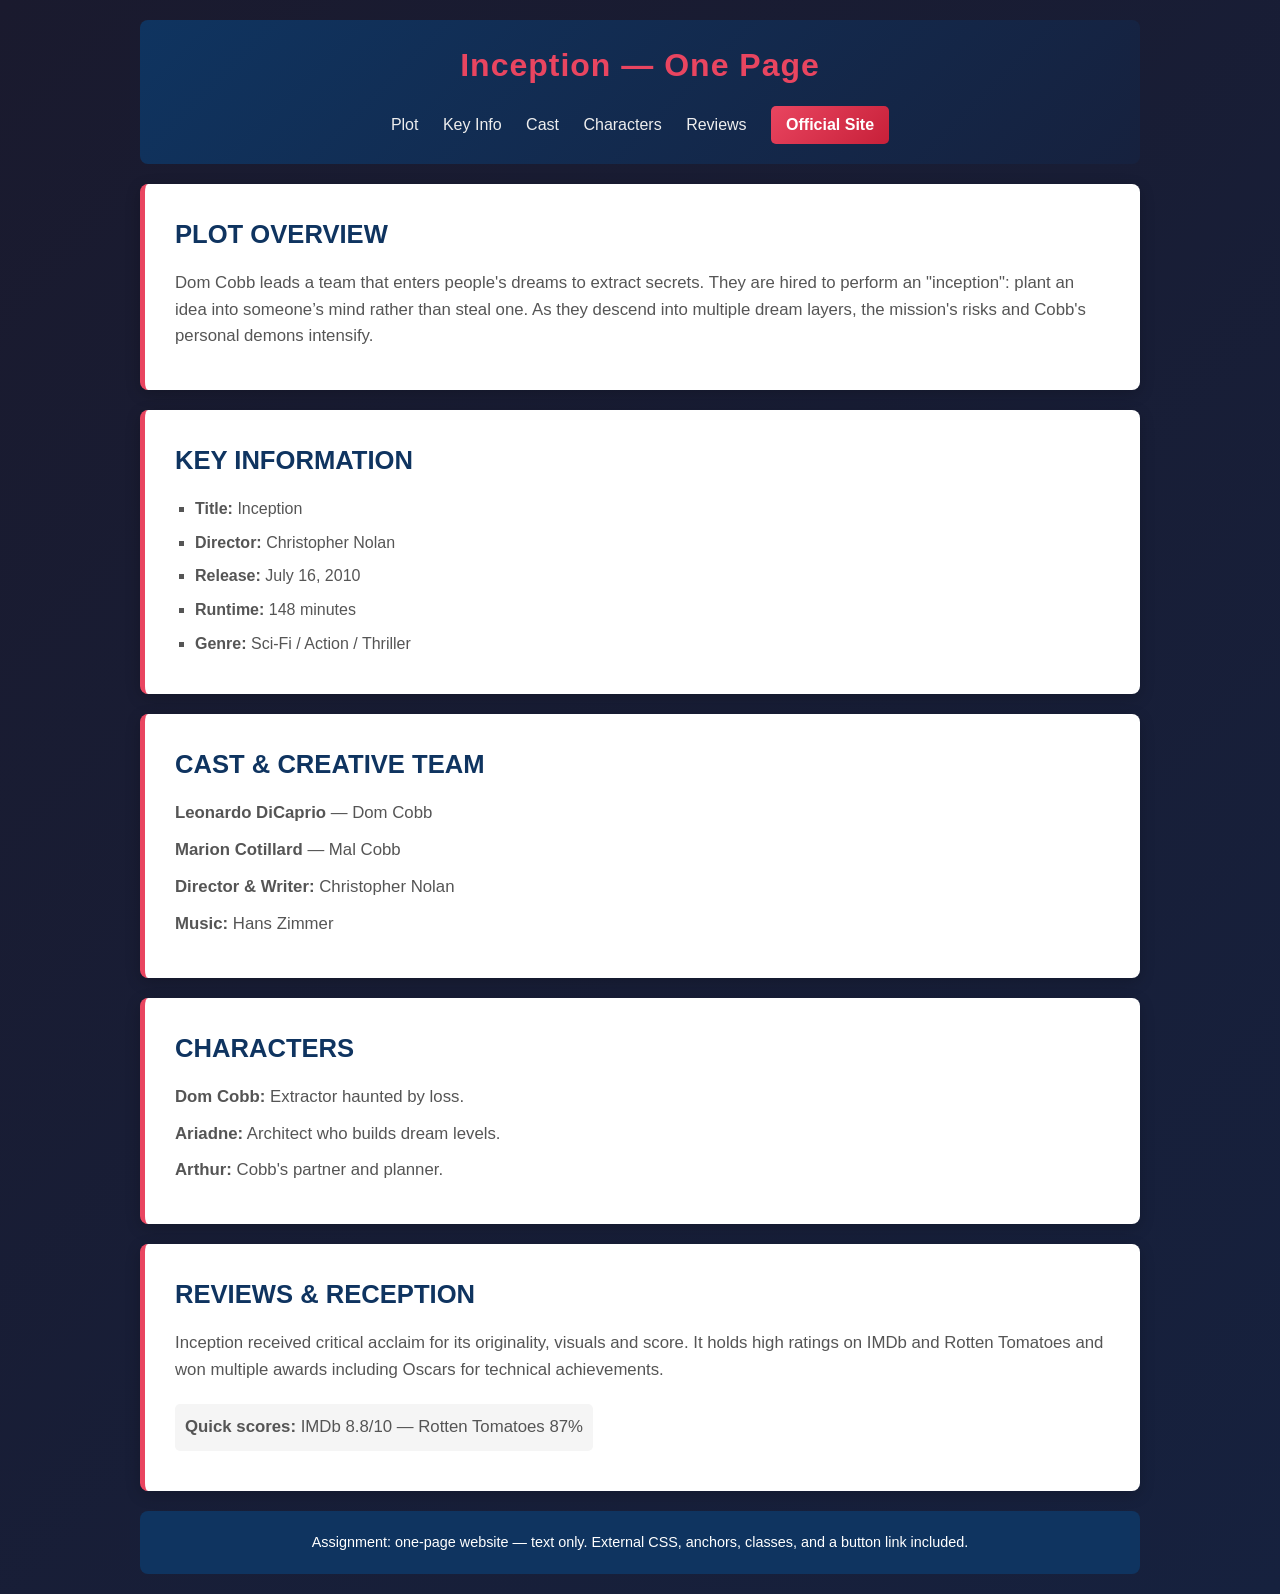
<file: Chapter 2/multi-page-website/index.html>
<!DOCTYPE html>
<html lang="en">
<head>
    <meta charset="utf-8">
    <meta name="viewport" content="width=device-width, initial-scale=1">
    <title>Inception — One Page</title>
    <link rel="stylesheet" href="style.css">
</head>
<body>

    <header class="site-header">
        <h1 class="title">Inception — One Page</h1>
        <nav class="nav-menu">
            <a href="#plot">Plot</a>
            <a href="#info">Key Info</a>
            <a href="#cast">Cast</a>
            <a href="#characters">Characters</a>
            <a href="#reviews">Reviews</a>
            <a class="btn-official" href="https://www.warnerbros.com/movies/inception" target="_blank" rel="noopener">Official Site</a>
        </nav>
    </header>

    <main class="container">
        <section id="plot" class="section-box">
            <h2>Plot Overview</h2>
            <p>Dom Cobb leads a team that enters people's dreams to extract secrets. They are hired to perform an "inception": plant an idea into someone’s mind rather than steal one. As they descend into multiple dream layers, the mission's risks and Cobb's personal demons intensify.</p>
        </section>

        <section id="info" class="section-box">
            <h2>Key Information</h2>
            <ul class="info-list">
                <li><strong>Title:</strong> Inception</li>
                <li><strong>Director:</strong> Christopher Nolan</li>
                <li><strong>Release:</strong> July 16, 2010</li>
                <li><strong>Runtime:</strong> 148 minutes</li>
                <li><strong>Genre:</strong> Sci-Fi / Action / Thriller</li>
            </ul>
        </section>

        <section id="cast" class="section-box">
            <h2>Cast & Creative Team</h2>
            <p><strong>Leonardo DiCaprio</strong> — Dom Cobb</p>
            <p><strong>Marion Cotillard</strong> — Mal Cobb</p>
            <p><strong>Director & Writer:</strong> Christopher Nolan</p>
            <p><strong>Music:</strong> Hans Zimmer</p>
        </section>

        <section id="characters" class="section-box">
            <h2>Characters</h2>
            <p><strong>Dom Cobb:</strong> Extractor haunted by loss.</p>
            <p><strong>Ariadne:</strong> Architect who builds dream levels.</p>
            <p><strong>Arthur:</strong> Cobb's partner and planner.</p>
        </section>

        <section id="reviews" class="section-box">
            <h2>Reviews & Reception</h2>
            <p>Inception received critical acclaim for its originality, visuals and score. It holds high ratings on IMDb and Rotten Tomatoes and won multiple awards including Oscars for technical achievements.</p>
            <p class="scores"><strong>Quick scores:</strong> IMDb 8.8/10 — Rotten Tomatoes 87%</p>
        </section>
    </main>

    <footer class="site-footer">
        <p>Assignment: one-page website — text only. External CSS, anchors, classes, and a button link included.</p>
    </footer>

</body>
</html>
</file>
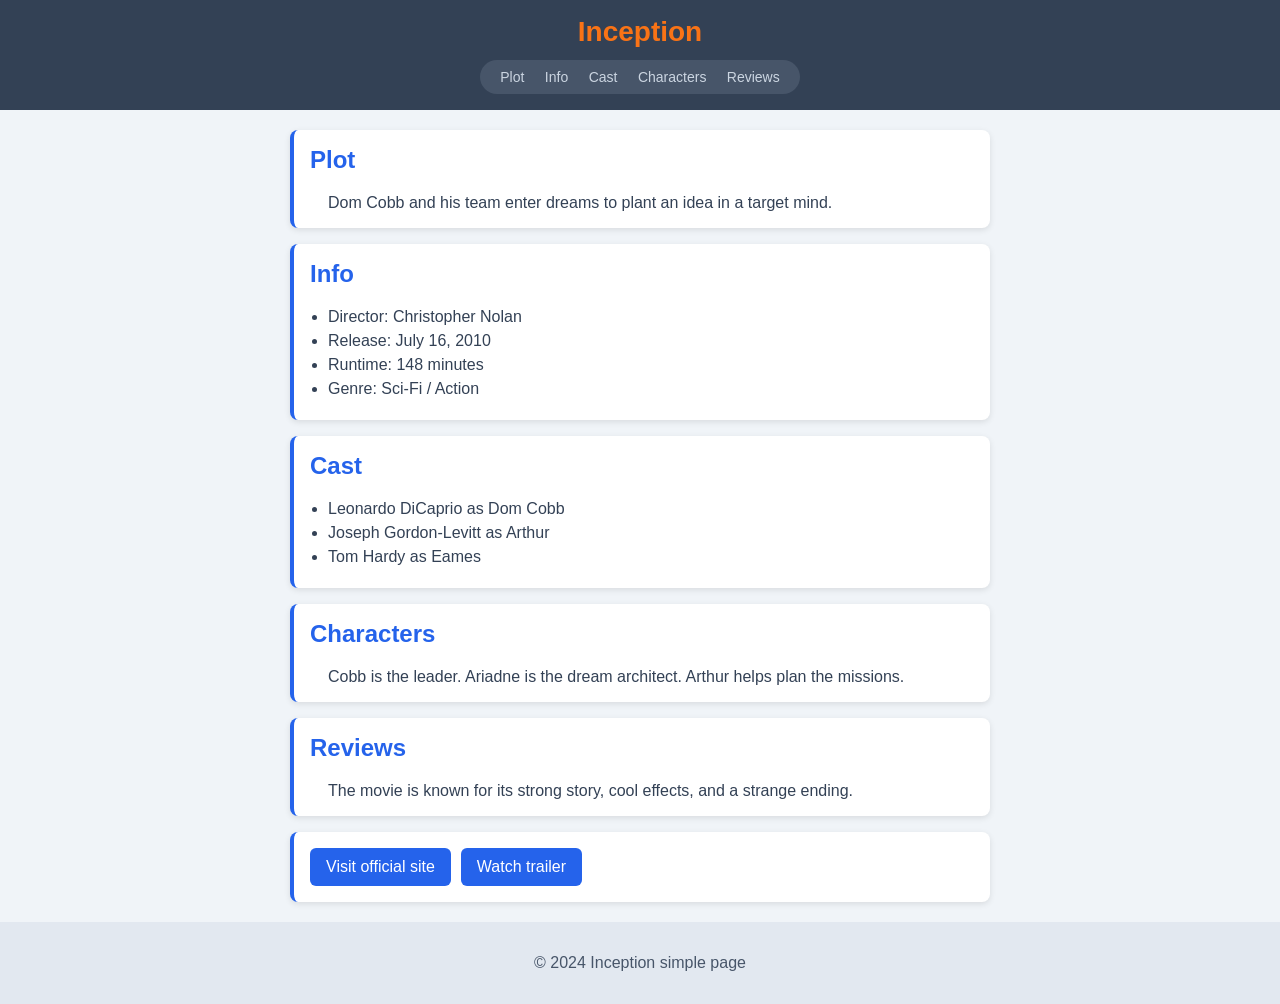
<file: Chapter 2/one-page-website/index.html>
<!DOCTYPE html>
<html lang="en">
<head>
    <meta charset="UTF-8">
    <meta name="viewport" content="width=device-width, initial-scale=1.0">
    <title>Inception Fan Page</title>
    <link rel="stylesheet" href="style.css">
</head>
<body>
    <header class="header">
        <h1 class="page-title">Inception</h1>
        <nav class="nav-bar">
            <a class="nav-link" href="#plot">Plot</a>
            <a class="nav-link" href="#info">Info</a>
            <a class="nav-link" href="#cast">Cast</a>
            <a class="nav-link" href="#characters">Characters</a>
            <a class="nav-link" href="#reviews">Reviews</a>
        </nav>
    </header>

    <main class="main-content">
        <section id="plot" class="section-card">
            <h2>Plot</h2>
            <p>Dom Cobb and his team enter dreams to plant an idea in a target mind.</p>
        </section>

        <section id="info" class="section-card">
            <h2>Info</h2>
            <ul>
                <li>Director: Christopher Nolan</li>
                <li>Release: July 16, 2010</li>
                <li>Runtime: 148 minutes</li>
                <li>Genre: Sci-Fi / Action</li>
            </ul>
        </section>

        <section id="cast" class="section-card">
            <h2>Cast</h2>
            <ul>
                <li>Leonardo DiCaprio as Dom Cobb</li>
                <li>Joseph Gordon-Levitt as Arthur</li>
                <li>Tom Hardy as Eames</li>
            </ul>
        </section>

        <section id="characters" class="section-card">
            <h2>Characters</h2>
            <p>Cobb is the leader. Ariadne is the dream architect. Arthur helps plan the missions.</p>
        </section>

        <section id="reviews" class="section-card">
            <h2>Reviews</h2>
            <p>The movie is known for its strong story, cool effects, and a strange ending.</p>
        </section>

        <section class="section-card button-row">
            <a class="button-link" href="https://www.warnerbros.com/movies/inception" target="_blank" rel="noopener">Visit official site</a>
            <a class="button-link" href="https://www.youtube.com/watch?v=YoHD_XwrzKc" target="_blank" rel="noopener">Watch trailer</a>
        </section>
    </main>

    <footer class="footer">
        <p>© 2024 Inception simple page</p>
    </footer>
</body>
</html>
</file>
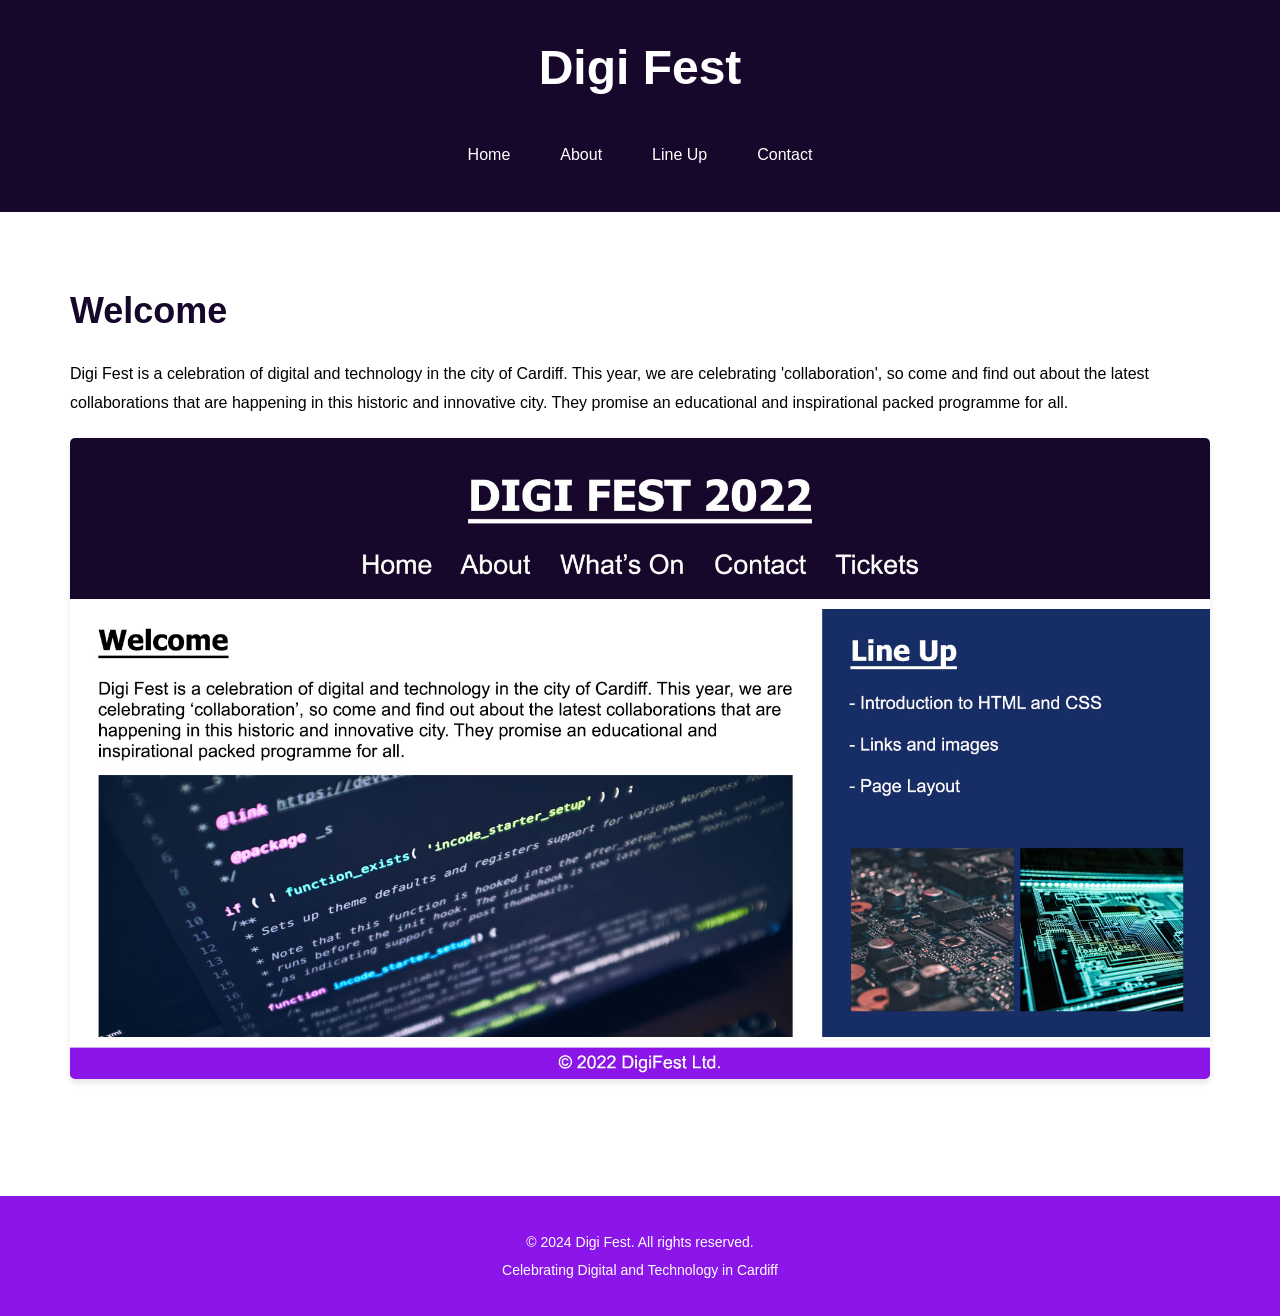
<file: Chapter 4/structuring-a-webpage/index.html>
<!DOCTYPE html>
<html lang="en">
<head>
    <meta charset="UTF-8">
    <meta name="viewport" content="width=device-width, initial-scale=1.0">
    <title>Digi Fest - Celebrating Digital and Technology</title>
    <link rel="stylesheet" href="style.css">
</head>
<body>
    <header class="header">
        <div class="header-content">
            <h1>Digi Fest</h1>
            <nav class="nav">
                <ul>
                    <li><a href="#home">Home</a></li>
                    <li><a href="#about">About</a></li>
                    <li><a href="#lineup">Line Up</a></li>
                    <li><a href="#contact">Contact</a></li>
                </ul>
            </nav>
        </div>
    </header>
    <main class="main-content">
        <div class="container">
            <article class="welcome-section">
                <h2>Welcome</h2>
                <p>
                    Digi Fest is a celebration of digital and technology in the city of Cardiff. This year, we are 
                    celebrating 'collaboration', so come and find out about the latest collaborations that are happening 
                    in this historic and innovative city. They promise an educational and inspirational packed programme 
                    for all.
                </p>
                
                <div class="welcome-image">
                    <img src="DigiFest.jpg" alt="Digi Fest Main Event Image">
                </div>
            </article>

            <div class="content-wrapper">
                <section class="main-section">
                </section>
                </aside>
            </div>
        </div>
    </main>

    <!-- Footer Section -->
    <footer class="footer">
        <div class="footer-content">
            <p>&copy; 2024 Digi Fest. All rights reserved.</p>
            <p>Celebrating Digital and Technology in Cardiff</p>
        </div>
    </footer>
</body>
</html>
</file>
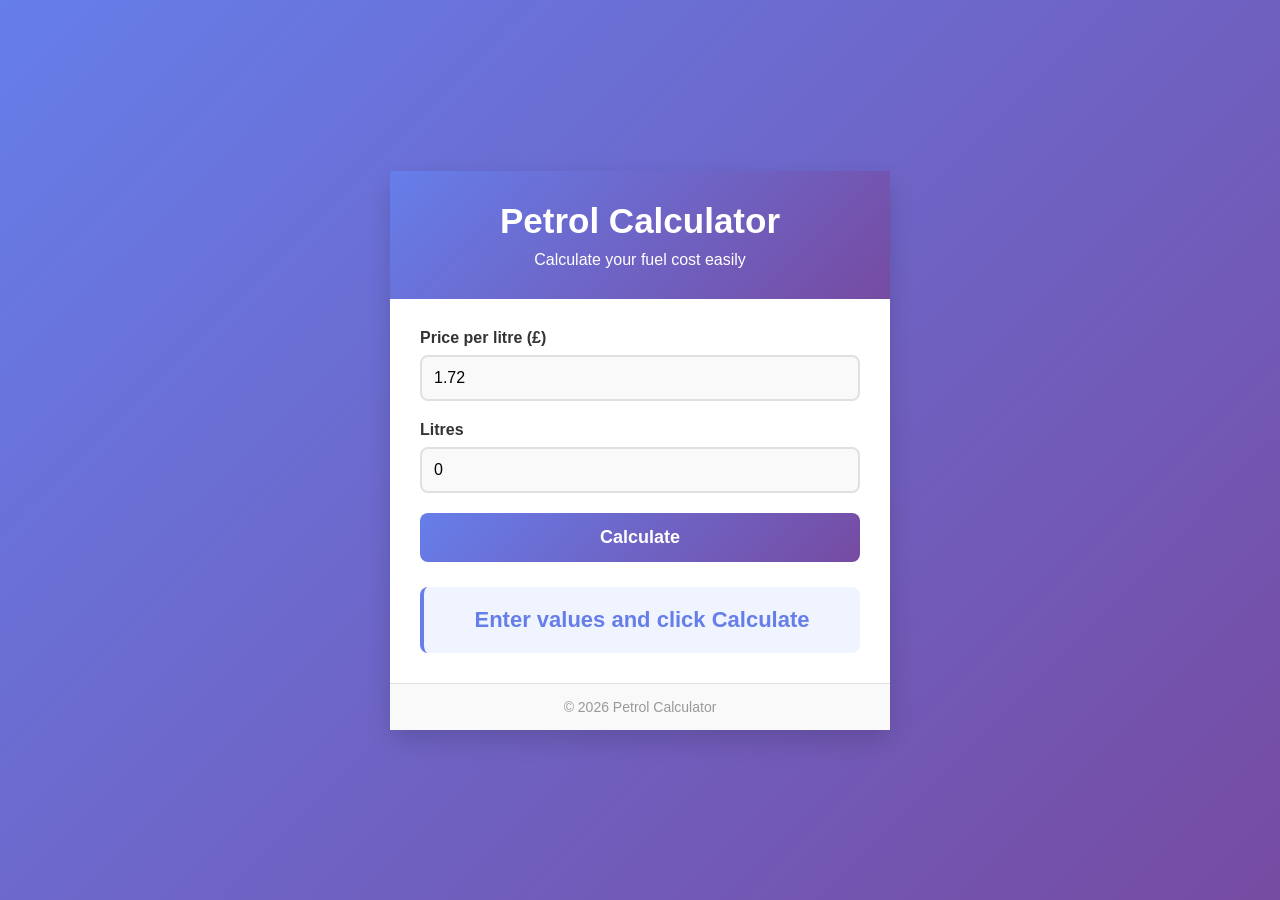
<file: Chapter 6/Petrol_Calculator/index.html>
<!DOCTYPE html>
<html lang="en">
<head>
  <meta charset="UTF-8">
  <meta name="viewport" content="width=device-width, initial-scale=1.0">
  <title>Petrol Calculator</title>
  <link rel="stylesheet" href="style.css">
</head>
<body>

  <div class="container">
    
    <header>
      <h1>Petrol Calculator</h1>
      <p class="subtitle">Calculate your fuel cost easily</p>
    </header>

    <main>
      <div class="form-group">
        <label for="costPerLiter">Price per litre (£)</label>
        <input id="costPerLiter" type="number" min="0" step="0.01" value="1.72">
      </div>

      <div class="form-group">
        <label for="litersPurchased">Litres</label>
        <input id="litersPurchased" type="number" min="0" step="0.01" value="0">
      </div>

      <div class="button-container">
        <button id="calculateBtn" class="calculate-btn">Calculate</button>
      </div>

      <div class="result-container">
        <p id="totalCostResult" class="result-text">Enter values and click Calculate</p>
      </div>
    </main>

    <footer>
      <p>&copy; 2026 Petrol Calculator</p>
    </footer>

  </div>

  <script src="index.js"></script>
</body>
</html>
</file>
<file: Chapter 2/multi-page-website/style.css>
* {
    margin: 0;
    padding: 0;
    box-sizing: border-box;
}

body {
    font-family: 'Segoe UI', Tahoma, sans-serif;
    line-height: 1.6;
    color: #333;
    background: linear-gradient(135deg, #1a1a2e, #16213e);
    padding: 10px;
}

.site-header {
    background: linear-gradient(135deg, #0f3460, #16213e);
    color: white;
    text-align: center;
    padding: 20px;
    border-radius: 8px;
    max-width: 1000px;
    margin: 10px auto;
}

.site-header .title {
    font-size: 2rem;
    color: #e94560;
    letter-spacing: 1px;
    margin-bottom: 15px;
}

.nav-menu a {
    color: #eee;
    text-decoration: none;
    font-weight: 500;
    margin: 0 10px;
    display: inline-block;
    padding-bottom: 5px;
}

.nav-menu a:hover {
    color: #e94560;
}

.nav-menu .btn-official {
    background: linear-gradient(135deg, #e94560, #c72039);
    color: white;
    padding: 6px 15px;
    border-radius: 5px;
    font-weight: bold;
}

.nav-menu .btn-official:hover {
    color: white;
    opacity: 0.9;
}

.container {
    max-width: 1000px;
    margin: 20px auto;
}

.section-box {
    background: white;
    padding: 30px;
    margin-bottom: 20px;
    border-radius: 8px;
    box-shadow: 0 4px 15px rgba(0, 0, 0, 0.2);
    border-left: 5px solid #e94560;
}

.section-box h2 {
    color: #0f3460;
    margin-bottom: 15px;
    font-size: 1.6rem;
    text-transform: uppercase;
}

.section-box p {
    color: #555;
    margin-bottom: 10px;
    font-size: 1.05rem;
}

.info-list {
    list-style-type: square;
    margin-left: 20px;
    color: #555;
}

.info-list li {
    margin-bottom: 8px;
}

.scores {
    background-color: #f5f5f5;
    padding: 10px;
    border-radius: 5px;
    display: inline-block;
    margin-top: 10px;
}

.site-footer {
    background: #0f3460;
    color: white;
    text-align: center;
    padding: 20px;
    border-radius: 8px;
    max-width: 1000px;
    margin: 20px auto 10px auto;
    font-size: 0.9rem;
}

@media (max-width: 600px) {
    .nav-menu a {
        margin: 5px;
        font-size: 0.9rem;
    }
    
    .section-box {
        padding: 20px;
    }
}
</file>
<file: Chapter 2/one-page-website/style.css>
body {
    margin: 0;
    font-family: Arial, sans-serif;
    background: #f0f4f8;
    color: #222;
}

.header {
    background: #334155;
    color: white;
    padding: 16px;
    text-align: center;
}

.page-title {
    margin: 0;
    font-size: 28px;
    color: #f97316;
}

.nav-bar {
    margin-top: 12px;
    background: #475569;
    display: inline-block;
    padding: 8px 12px;
    border-radius: 999px;
}

.nav-link {
    color: #cbd5e1;
    text-decoration: none;
    margin: 0 8px;
    font-size: 14px;
}

.nav-link:hover {
    color: #ffffff;
}

.main-content {
    max-width: 700px;
    margin: 20px auto;
    padding: 0 16px;
}

.section-card {
    background: white;
    border-radius: 8px;
    padding: 16px;
    margin-bottom: 16px;
    box-shadow: 0 2px 6px rgba(0, 0, 0, 0.1);
    border-left: 4px solid #2563eb;
}

.button-row {
    display: flex;
    gap: 10px;
    flex-wrap: wrap;
}

.section-card h2 {
    margin-top: 0;
    color: #2563eb;
}

.section-card p,
.section-card ul {
    margin: 0;
    padding-left: 18px;
    color: #334155;
}

.section-card ul {
    margin-top: 8px;
}

.section-card li {
    margin-bottom: 6px;
}

.button-link {
    display: inline-block;
    background: #2563eb;
    color: white;
    text-decoration: none;
    padding: 10px 16px;
    border-radius: 6px;
}

.button-link:hover {
    background: #1d4ed8;
}

.footer {
    text-align: center;
    padding: 16px;
    background: #e2e8f0;
    color: #475569;
    margin-top: 20px;
}
</file>
<file: Chapter 4/structuring-a-webpage/style.css>
/* ============================================
   Global Styles
   ============================================ */
* {
    margin: 0;
    padding: 0;
    box-sizing: border-box;
}

body {
    font-family: "Arial", sans-serif;
    font-weight: 400;
    color: #000000;
    line-height: 1.6;
}

/* ============================================
   Header Styles
   ============================================ */
.header {
    background-color: #17072b;
    padding: 30px 20px;
    text-align: center;
}

.header-content {
    max-width: 1200px;
    margin: 0 auto;
}

.header h1 {
    font-family: "Tahoma", sans-serif;
    font-weight: 700;
    font-size: 48px;
    color: #FFFFFF;
    margin-bottom: 20px;
}

/* ============================================
   Navigation Styles
   ============================================ */
.nav {
    background-color: #17072b;
    padding: 0;
}

.nav ul {
    list-style: none;
    display: flex;
    justify-content: center;
    flex-wrap: wrap;
    max-width: 1200px;
    margin: 0 auto;
    padding: 0;
}

.nav ul li {
    margin: 0;
}

.nav ul li a {
    display: block;
    padding: 15px 25px;
    color: #FFFFFF;
    text-decoration: none;
    font-weight: 500;
    transition: background-color 0.3s ease;
}

.nav ul li a:hover {
    background-color: #8c15e9;
}

/* ============================================
   Main Content Styles
   ============================================ */
.main-content {
    min-height: calc(100vh - 300px);
    padding: 40px 20px;
    background-color: #FFFFFF;
}

.container {
    max-width: 1200px;
    margin: 0 auto;
}

/* Welcome Section */
.welcome-section {
    background-color: #FFFFFF;
    padding: 30px;
    margin-bottom: 40px;
}

.welcome-section h2 {
    font-family: "Tahoma", sans-serif;
    font-weight: 700;
    font-size: 36px;
    color: #17072b;
    margin-bottom: 20px;
}

.welcome-section p {
    font-size: 16px;
    color: #000000;
    line-height: 1.8;
    margin-bottom: 20px;
}

.welcome-image {
    width: 100%;
    margin-top: 20px;
}

.welcome-image img {
    width: 100%;
    height: auto;
    border-radius: 5px;
    box-shadow: 0 4px 6px rgba(0, 0, 0, 0.1);
}

/* Content Wrapper (Flexbox for two-column layout) */
.content-wrapper {
    display: flex;
    gap: 30px;
}

/* Main Section */
.main-section {
    flex: 1;
    min-width: 0;
}

/* Line Up Section */
.lineup-section {
    background-color: #FFFFFF;
    padding: 30px;
    border-radius: 5px;
}

.lineup-section h2 {
    font-family: "Tahoma", sans-serif;
    font-weight: 700;
    font-size: 32px;
    color: #17072b;
    margin-bottom: 15px;
}

.lineup-section > p {
    font-size: 16px;
    color: #000000;
    margin-bottom: 30px;
}

/* ============================================
   Sidebar Styles
   ============================================ */
.sidebar {
    width: 380px;
    background-color: #172d67;
    padding: 30px;
    border-radius: 5px;
    height: fit-content;
}

.sidebar h3 {
    font-family: "Tahoma", sans-serif;
    font-weight: 700;
    font-size: 24px;
    color: #FFFFFF;
    margin-bottom: 20px;
}

.sidebar p {
    color: #FFFFFF;
    font-size: 14px;
    margin-bottom: 10px;
    line-height: 1.6;
}

/* Images Container - Two Square Images */
.images-container {
    display: flex;
    gap: 15px;
    flex-wrap: wrap;
    justify-content: space-between;
    margin-top: 25px;
}

.image-box {
    flex: 0 1 calc(50% - 7.5px);
    text-align: center;
}

.image-box img {
    width: 100%;
    height: auto;
    aspect-ratio: 1;
    object-fit: cover;
    border-radius: 5px;
    box-shadow: 0 4px 6px rgba(0, 0, 0, 0.2);
}

/* ============================================
   Footer Styles
   ============================================ */
.footer {
    background-color: #8c15e9;
    padding: 30px 20px;
    text-align: center;
}

.footer-content p {
    color: #FFFFFF;
    font-size: 14px;
    margin: 5px 0;
}

/* ============================================
   Responsive Design
   ============================================ */
@media (max-width: 768px) {
    /* Adjust navigation */
    .nav ul {
        flex-direction: row;
        flex-wrap: wrap;
    }

    .nav ul li a {
        padding: 10px 15px;
        font-size: 14px;
    }

    /* Stack content wrapper vertically on smaller screens */
    .content-wrapper {
        flex-direction: column;
    }

    .sidebar {
        width: 100%;
    }

    /* Adjust header font size */
    .header h1 {
        font-size: 32px;
    }

    .welcome-section h2 {
        font-size: 28px;
    }

    .sidebar h3 {
        font-size: 20px;
    }

    /* Images in a single column on smaller screens */
    .image-box {
        flex: 0 1 calc(50% - 7.5px);
    }
}

@media (max-width: 480px) {
    .main-content {
        padding: 20px 10px;
    }

    .welcome-section {
        padding: 20px;
    }

    .header h1 {
        font-size: 24px;
    }

    .header .nav ul {
        flex-direction: column;
    }

    .header .nav ul li a {
        padding: 8px 10px;
        font-size: 12px;
    }

    .welcome-section h2 {
        font-size: 20px;
    }

    .sidebar {
        padding: 20px;
        width: 100%;
    }

    .sidebar h3 {
        font-size: 18px;
    }

    .image-box {
        flex: 0 1 calc(50% - 7.5px);
    }
}
</file>
<file: Chapter 6/Petrol_Calculator/style.css>
* {
    margin: 0;
    padding: 0;
    box-sizing: border-box;
}

body {
    font-family: sans-serif;
    background: linear-gradient(135deg, #667eea, #764ba2);
    min-height: 100vh;
    display: flex;
    align-items: center;
    justify-content: center;
    padding: 20px;
}

.container {
    background-color: white;
    border-radius: 15px;
    box-shadow: 0 10px 25px rgba(0, 0, 0, 0.15);
    max-width: 500px;
    width: 100%;
}

header {
    background: linear-gradient(135deg, #667eea, #764ba2);
    color: white;
    padding: 30px;
    text-align: center;
}

header h1 {
    font-size: 35px;
    margin-bottom: 10px;
}

.subtitle {
    font-size: 16px;
}

main {
    padding: 30px;
}

.form-group {
    margin-bottom: 20px;
}

.form-group label {
    display: block;
    font-weight: bold;
    color: #333;
    margin-bottom: 8px;
}

.form-group input {
    width: 100%;
    padding: 12px;
    border: 2px solid #e0e0e0;
    border-radius: 8px;
    font-size: 16px;
    background-color: #f9f9f9;
}

.form-group input:focus {
    outline: none;
    border-color: #667eea;
}

.calculate-btn {
    width: 100%;
    padding: 14px;
    background: linear-gradient(135deg, #667eea, #764ba2);
    color: white;
    border: none;
    border-radius: 8px;
    font-size: 18px;
    font-weight: bold;
    cursor: pointer;
}

.calculate-btn:hover {
    background: #667eea;
}

.result-container {
    margin-top: 25px;
    padding: 20px;
    background-color: #f0f4ff;
    border-radius: 8px;
    border-left: 4px solid #667eea;
    text-align: center;
}

.result-text {
    font-size: 22px;
    font-weight: bold;
    color: #667eea;
}

footer {
    background-color: #f9f9f9;
    color: #999;
    text-align: center;
    padding: 15px;
    font-size: 14px;
    border-top: 1px solid #e0e0e0;
}

@media (max-width: 600px) {
    header h1 {
        font-size: 28px;
    }
    
    .result-text {
        font-size: 18px;
    }
}
</file>
